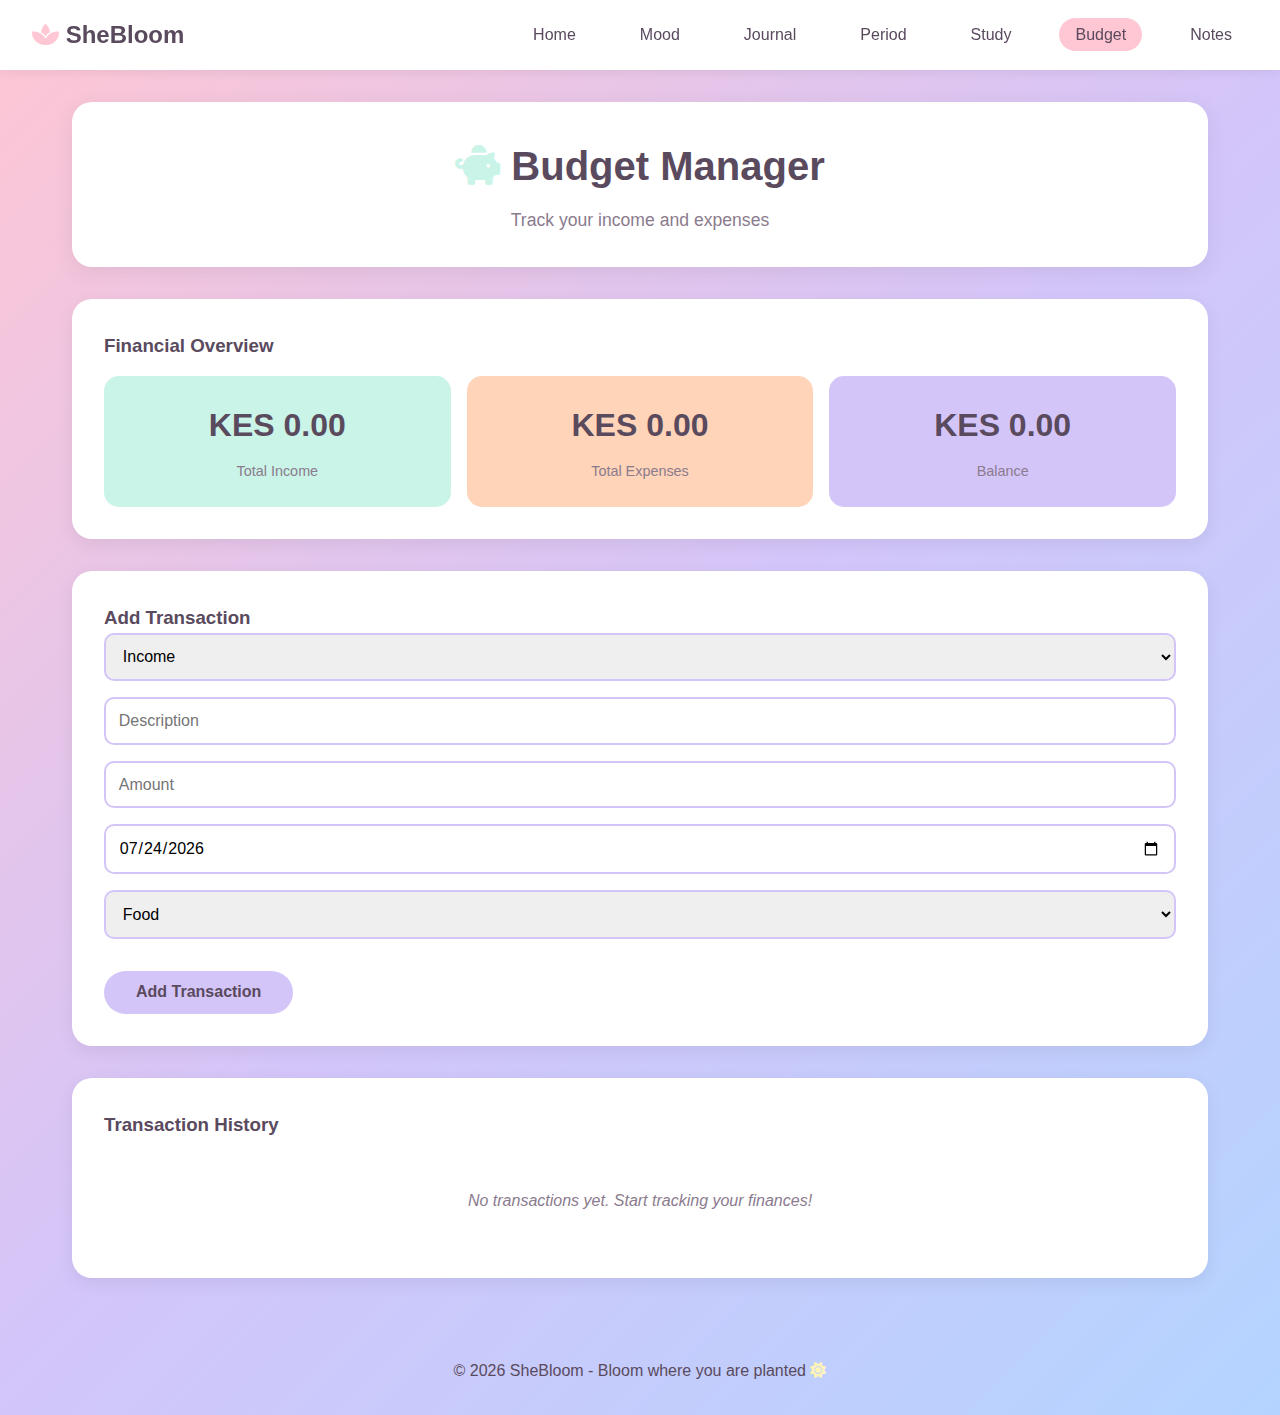
<file: budget.html>
<!DOCTYPE html>
<html lang="en">
<head>
    <meta charset="UTF-8">
    <meta name="viewport" content="width=device-width, initial-scale=1.0">
    <title>SheBloom - Budget Manager</title>
    <meta name="theme-color" content="#ffc6d3">
    <link rel="manifest" href="manifest.json">
    <link rel="stylesheet" href="https://cdnjs.cloudflare.com/ajax/libs/font-awesome/6.4.0/css/all.min.css">
    <link rel="stylesheet" href="css/style.css">
</head>
<body>
    <nav class="navbar">
        <div class="nav-brand"><i class="fas fa-spa" style="color: var(--pastel-pink);"></i> SheBloom</div>
        <ul class="nav-links">
            <li><a href="index.html">Home</a></li>
            <li><a href="mood.html">Mood</a></li>
            <li><a href="journal.html">Journal</a></li>
            <li><a href="period.html">Period</a></li>
            <li><a href="study.html">Study</a></li>
            <li><a href="budget.html" class="active">Budget</a></li>
            <li><a href="notes.html">Notes</a></li>
        </ul>
    </nav>

    <main class="container">
        <header class="page-header">
            <h1><i class="fas fa-piggy-bank" style="color: var(--pastel-mint);"></i> Budget Manager</h1>
            <p>Track your income and expenses</p>
        </header>

        <section class="budget-section">
            <div class="budget-summary">
                <h3>Financial Overview</h3>
                <div class="stats-grid">
                    <div class="stat-card stat-income">
                        <div class="stat-value" id="totalIncome">KES 0.00</div>
                        <div class="stat-label">Total Income</div>
                    </div>
                    <div class="stat-card stat-expense">
                        <div class="stat-value" id="totalExpense">KES 0.00</div>
                        <div class="stat-label">Total Expenses</div>
                    </div>
                    <div class="stat-card stat-balance">
                        <div class="stat-value" id="balance">KES 0.00</div>
                        <div class="stat-label">Balance</div>
                    </div>
                </div>
            </div>

            <div class="budget-form">
                <h3>Add Transaction</h3>
                <select id="transactionType" class="input-field">
                    <option value="income">Income</option>
                    <option value="expense">Expense</option>
                </select>
                <input type="text" id="transactionDesc" placeholder="Description" class="input-field">
                <input type="number" id="transactionAmount" placeholder="Amount" class="input-field" step="0.01" min="0">
                <input type="date" id="transactionDate" class="input-field">
                <select id="transactionCategory" class="input-field">
                    <option value="food">Food</option>
                    <option value="transport">Transport</option>
                    <option value="shopping">Shopping</option>
                    <option value="entertainment">Entertainment</option>
                    <option value="bills">Bills</option>
                    <option value="salary">Salary</option>
                    <option value="other">Other</option>
                </select>
                <button id="addTransaction" class="btn btn-primary">Add Transaction</button>
            </div>

            <div class="transaction-history">
                <h3>Transaction History</h3>
                <div id="transactionList" class="transaction-list">
                    <p class="empty-state">No transactions yet. Start tracking your finances!</p>
                </div>
            </div>
        </section>
    </main>

    <footer>
        <p>&copy; 2026 SheBloom - Bloom where you are planted <i class="fas fa-sun" style="color: var(--pastel-yellow);"></i></p>
    </footer>

    <script src="js/budget.js"></script>
</body>
</html>
</file>
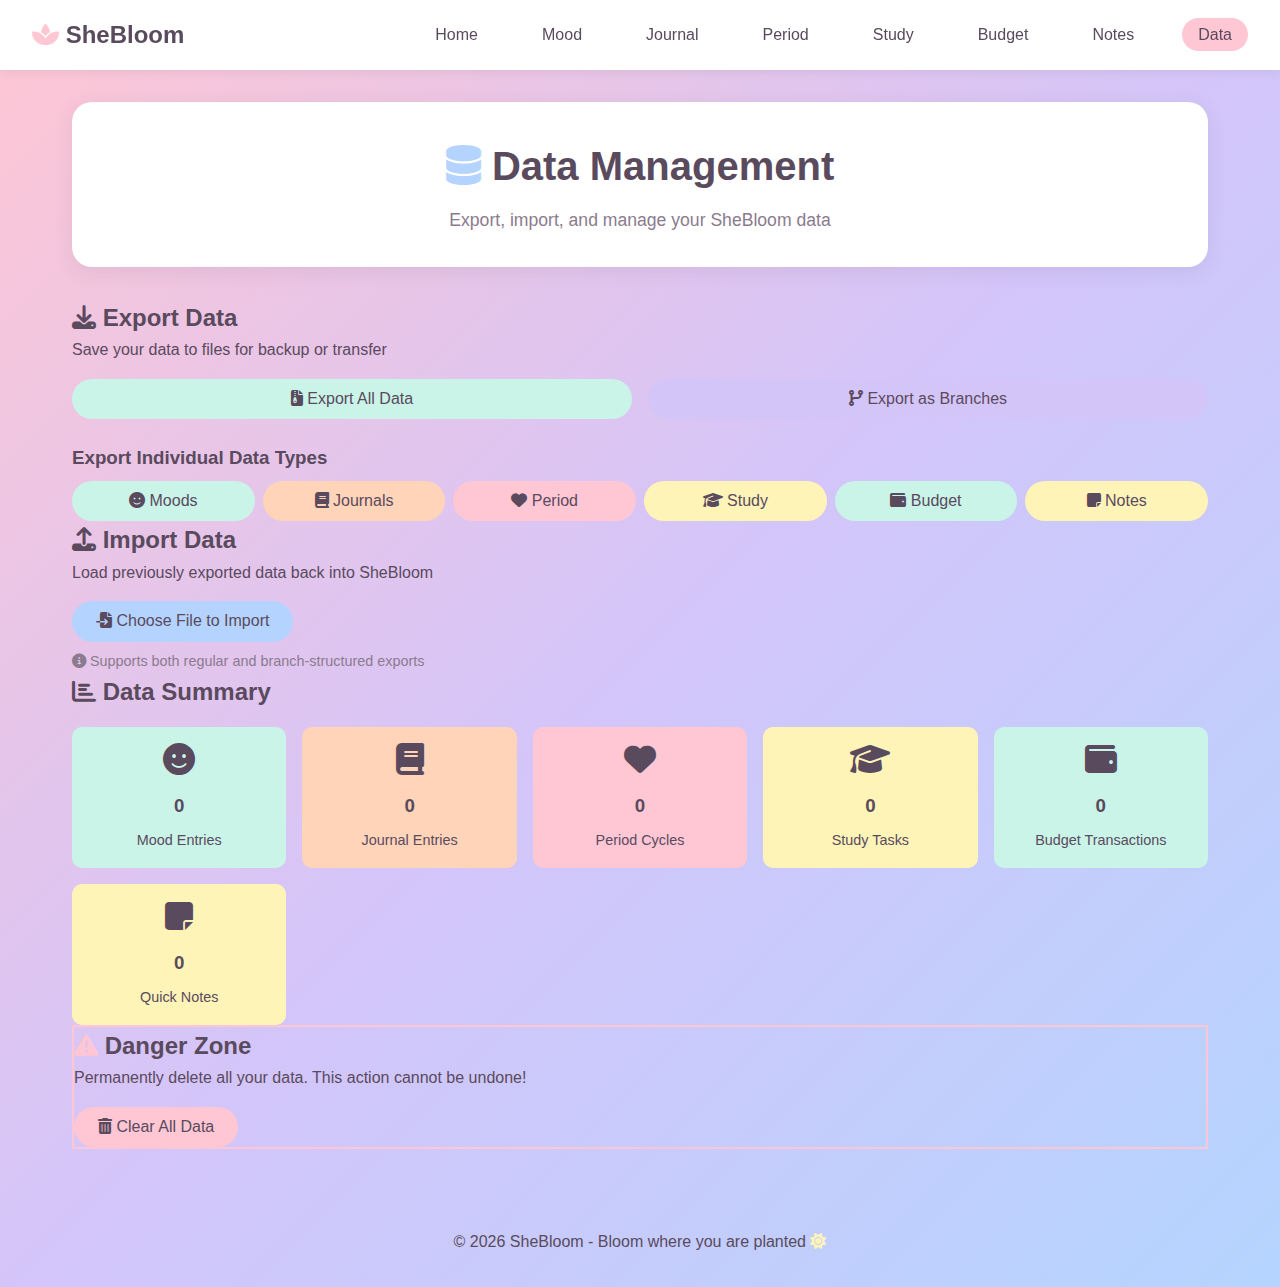
<file: data-management.html>
<!DOCTYPE html>
<html lang="en">
<head>
    <meta charset="UTF-8">
    <meta name="viewport" content="width=device-width, initial-scale=1.0">
    <title>SheBloom - Data Management</title>
    <meta name="theme-color" content="#ffc6d3">
    <link rel="manifest" href="manifest.json">
    <link rel="stylesheet" href="https://cdnjs.cloudflare.com/ajax/libs/font-awesome/6.4.0/css/all.min.css">
    <link rel="stylesheet" href="css/style.css">
</head>
<body>
    <nav class="navbar">
        <div class="nav-brand"><i class="fas fa-spa" style="color: var(--pastel-pink);"></i> SheBloom</div>
        <ul class="nav-links">
            <li><a href="index.html">Home</a></li>
            <li><a href="mood.html">Mood</a></li>
            <li><a href="journal.html">Journal</a></li>
            <li><a href="period.html">Period</a></li>
            <li><a href="study.html">Study</a></li>
            <li><a href="budget.html">Budget</a></li>
            <li><a href="notes.html">Notes</a></li>
            <li><a href="data-management.html" class="active">Data</a></li>
        </ul>
    </nav>

    <main class="container">
        <header class="page-header">
            <h1><i class="fas fa-database" style="color: var(--pastel-blue);"></i> Data Management</h1>
            <p>Export, import, and manage your SheBloom data</p>
        </header>

        <section class="card">
            <h2><i class="fas fa-download"></i> Export Data</h2>
            <p>Save your data to files for backup or transfer</p>
            
            <div style="display: grid; grid-template-columns: repeat(auto-fit, minmax(200px, 1fr)); gap: 1rem; margin-top: 1rem;">
                <button class="btn" onclick="exportAllData()" style="background: var(--pastel-mint);">
                    <i class="fas fa-file-archive"></i> Export All Data
                </button>
                <button class="btn" onclick="exportBranchesData()" style="background: var(--pastel-lavender);">
                    <i class="fas fa-code-branch"></i> Export as Branches
                </button>
            </div>

            <div style="margin-top: 1.5rem;">
                <h3>Export Individual Data Types</h3>
                <div style="display: grid; grid-template-columns: repeat(auto-fit, minmax(150px, 1fr)); gap: 0.5rem; margin-top: 0.5rem;">
                    <button class="btn btn-sm" onclick="exportType('moods')" style="background: var(--pastel-mint);">
                        <i class="fas fa-smile"></i> Moods
                    </button>
                    <button class="btn btn-sm" onclick="exportType('journals')" style="background: var(--pastel-peach);">
                        <i class="fas fa-book"></i> Journals
                    </button>
                    <button class="btn btn-sm" onclick="exportType('period')" style="background: var(--pastel-pink);">
                        <i class="fas fa-heart"></i> Period
                    </button>
                    <button class="btn btn-sm" onclick="exportType('study')" style="background: var(--pastel-yellow);">
                        <i class="fas fa-graduation-cap"></i> Study
                    </button>
                    <button class="btn btn-sm" onclick="exportType('budget')" style="background: var(--pastel-mint);">
                        <i class="fas fa-wallet"></i> Budget
                    </button>
                    <button class="btn btn-sm" onclick="exportType('notes')" style="background: var(--pastel-yellow);">
                        <i class="fas fa-sticky-note"></i> Notes
                    </button>
                </div>
            </div>
        </section>

        <section class="card">
            <h2><i class="fas fa-upload"></i> Import Data</h2>
            <p>Load previously exported data back into SheBloom</p>
            
            <div style="margin-top: 1rem;">
                <input type="file" id="importFile" accept=".json" style="display: none;" onchange="handleImport(this)">
                <button class="btn" onclick="document.getElementById('importFile').click()" style="background: var(--pastel-blue);">
                    <i class="fas fa-file-import"></i> Choose File to Import
                </button>
                <p style="font-size: 0.9rem; color: var(--text-light); margin-top: 0.5rem;">
                    <i class="fas fa-info-circle"></i> Supports both regular and branch-structured exports
                </p>
            </div>
        </section>

        <section class="card">
            <h2><i class="fas fa-chart-bar"></i> Data Summary</h2>
            <div id="dataSummary" style="margin-top: 1rem;">
                Loading...
            </div>
        </section>

        <section class="card" style="border: 2px solid var(--pastel-pink);">
            <h2><i class="fas fa-exclamation-triangle" style="color: var(--pastel-pink);"></i> Danger Zone</h2>
            <p>Permanently delete all your data. This action cannot be undone!</p>
            <button class="btn" onclick="clearAllData()" style="background: var(--pastel-pink); margin-top: 1rem;">
                <i class="fas fa-trash-alt"></i> Clear All Data
            </button>
        </section>
    </main>

    <footer>
        <p>&copy; 2026 SheBloom - Bloom where you are planted <i class="fas fa-sun" style="color: var(--pastel-yellow);"></i></p>
    </footer>

    <script src="js/data-manager.js"></script>
    <script>
        // Export all data
        function exportAllData() {
            const filename = dataManager.exportData('all');
            showNotification(`All data exported to ${filename}`);
        }

        // Export as branches structure
        function exportBranchesData() {
            dataManager.exportToBranches();
            showNotification('Data exported with branches and root structure!');
        }

        // Export specific data type
        function exportType(type) {
            const filename = dataManager.exportData(type);
            showNotification(`${type.charAt(0).toUpperCase() + type.slice(1)} data exported!`);
        }

        // Handle file import
        function handleImport(input) {
            const file = input.files[0];
            if (!file) return;

            showConfirmPopup('This will merge imported data with existing data. Continue?', () => {
                // Determine if it's a branch structure by trying both methods
                dataManager.importFromBranches(file, (success, message) => {
                    if (success) {
                        showNotification(message);
                        updateDataSummary();
                        // Reload the page to reflect imported data
                        setTimeout(() => {
                            location.reload();
                        }, 2000);
                    } else {
                        showNotification(message, false);
                    }
                });
            });

            // Reset file input
            input.value = '';
        }

        // Clear all data
        function clearAllData() {
            showConfirmPopup('⚠️ This will permanently delete ALL your SheBloom data! Are you absolutely sure?', () => {
                showConfirmPopup('Final confirmation: Delete everything?', () => {
                    dataManager.clearAllData();
                    showNotification('All data has been cleared!');
                    updateDataSummary();
                });
            });
        }

        // Update data summary
        function updateDataSummary() {
            const allData = dataManager.getAllData();
            const summaryDiv = document.getElementById('dataSummary');

            const items = [
                { label: 'Mood Entries', count: Array.isArray(allData.moods) ? allData.moods.length : 0, icon: 'fa-smile', color: 'var(--pastel-mint)' },
                { label: 'Journal Entries', count: Array.isArray(allData.journals) ? allData.journals.length : 0, icon: 'fa-book', color: 'var(--pastel-peach)' },
                { label: 'Period Cycles', count: allData.period?.cycles?.length || 0, icon: 'fa-heart', color: 'var(--pastel-pink)' },
                { label: 'Study Tasks', count: Array.isArray(allData.study) ? allData.study.length : 0, icon: 'fa-graduation-cap', color: 'var(--pastel-yellow)' },
                { label: 'Budget Transactions', count: Array.isArray(allData.budget) ? allData.budget.length : 0, icon: 'fa-wallet', color: 'var(--pastel-mint)' },
                { label: 'Quick Notes', count: Array.isArray(allData.notes) ? allData.notes.length : 0, icon: 'fa-sticky-note', color: 'var(--pastel-yellow)' }
            ];

            summaryDiv.innerHTML = `
                <div style="display: grid; grid-template-columns: repeat(auto-fit, minmax(200px, 1fr)); gap: 1rem;">
                    ${items.map(item => `
                        <div style="padding: 1rem; background: ${item.color}; border-radius: 10px; text-align: center;">
                            <i class="fas ${item.icon}" style="font-size: 2rem; margin-bottom: 0.5rem;"></i>
                            <h3 style="margin: 0.5rem 0;">${item.count}</h3>
                            <p style="margin: 0; font-size: 0.9rem;">${item.label}</p>
                        </div>
                    `).join('')}
                </div>
            `;
        }

        // Show notification
        function showNotification(message, success = true) {
            const notification = document.createElement('div');
            notification.innerHTML = `<i class="fas fa-${success ? 'check-circle' : 'exclamation-circle'}"></i> ${message}`;
            notification.style.cssText = `
                position: fixed;
                top: 80px;
                right: 20px;
                background: ${success ? 'var(--pastel-mint)' : 'var(--pastel-pink)'};
                padding: 1rem 2rem;
                border-radius: 10px;
                box-shadow: 0 5px 15px var(--shadow);
                z-index: 1000;
                max-width: 300px;
            `;
            document.body.appendChild(notification);

            setTimeout(() => {
                notification.remove();
            }, 3000);
        }

        // Show confirmation popup
        function showConfirmPopup(message, onConfirm) {
            const overlay = document.createElement('div');
            overlay.style.cssText = `
                position: fixed;
                top: 0;
                left: 0;
                width: 100%;
                height: 100%;
                background: rgba(0, 0, 0, 0.5);
                display: flex;
                align-items: center;
                justify-content: center;
                z-index: 2000;
            `;

            const popup = document.createElement('div');
            popup.style.cssText = `
                background: white;
                padding: 2rem;
                border-radius: 20px;
                box-shadow: 0 10px 40px rgba(0, 0, 0, 0.3);
                max-width: 400px;
                text-align: center;
            `;

            popup.innerHTML = `
                <p style="font-size: 1.1rem; margin-bottom: 1.5rem; color: var(--text-dark);">${message}</p>
                <div style="display: flex; gap: 1rem; justify-content: center;">
                    <button id="confirmYes" class="btn" style="background: var(--pastel-pink);">Yes, Continue</button>
                    <button id="confirmNo" class="btn" style="background: var(--pastel-blue);">Cancel</button>
                </div>
            `;

            overlay.appendChild(popup);
            document.body.appendChild(overlay);

            document.getElementById('confirmYes').addEventListener('click', () => {
                overlay.remove();
                onConfirm();
            });

            document.getElementById('confirmNo').addEventListener('click', () => {
                overlay.remove();
            });

            overlay.addEventListener('click', (e) => {
                if (e.target === overlay) {
                    overlay.remove();
                }
            });
        }

        // Initialize on load
        document.addEventListener('DOMContentLoaded', () => {
            updateDataSummary();
        });
    </script>
</body>
</html>
</file>
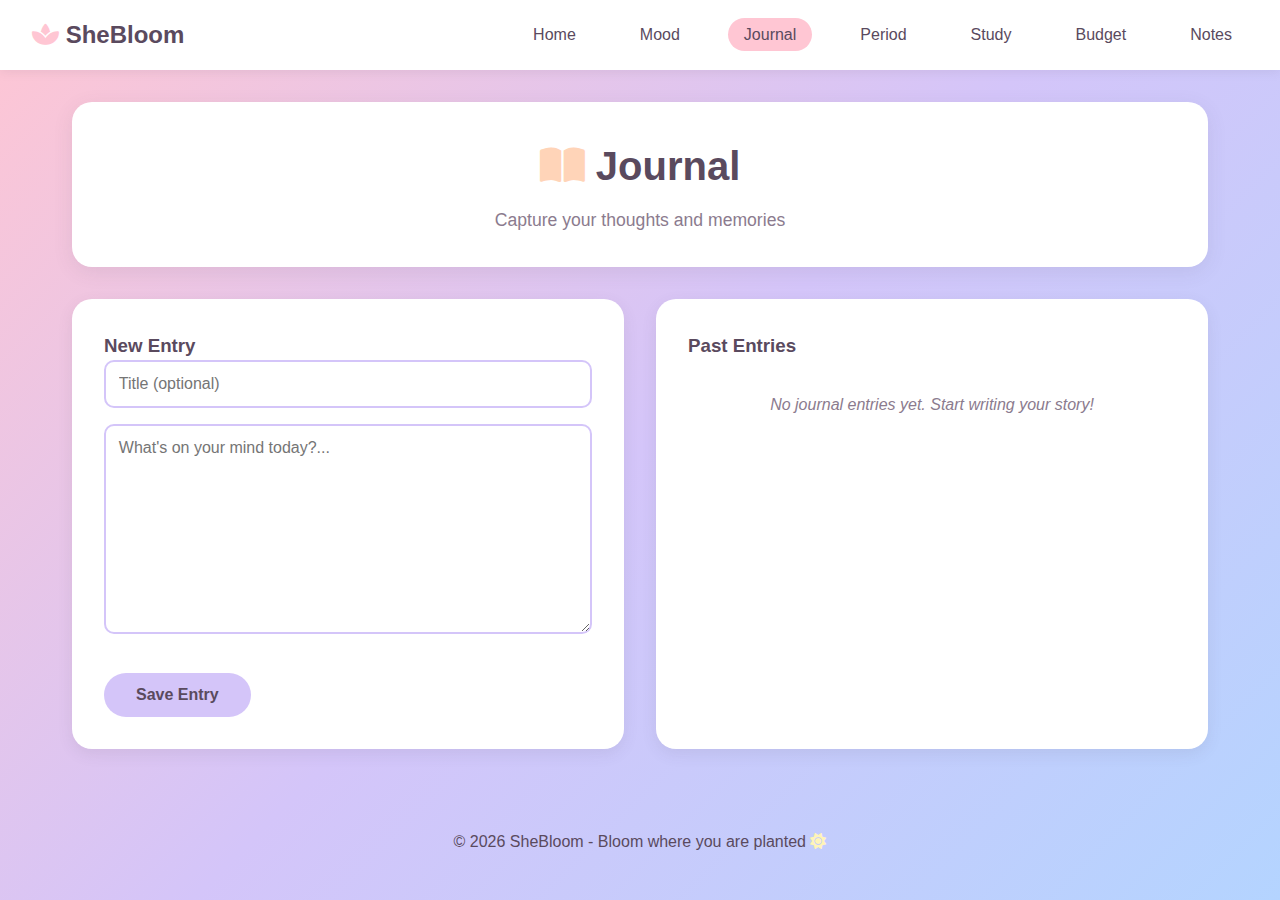
<file: journal.html>
<!DOCTYPE html>
<html lang="en">
<head>
    <meta charset="UTF-8">
    <meta name="viewport" content="width=device-width, initial-scale=1.0">
    <title>SheBloom - Journal</title>
    <meta name="theme-color" content="#ffc6d3">
    <link rel="manifest" href="manifest.json">
    <link rel="stylesheet" href="https://cdnjs.cloudflare.com/ajax/libs/font-awesome/6.4.0/css/all.min.css">
    <link rel="stylesheet" href="css/style.css">
</head>
<body>
    <nav class="navbar">
        <div class="nav-brand"><i class="fas fa-spa" style="color: var(--pastel-pink);"></i> SheBloom</div>
        <ul class="nav-links">
            <li><a href="index.html">Home</a></li>
            <li><a href="mood.html">Mood</a></li>
            <li><a href="journal.html" class="active">Journal</a></li>
            <li><a href="period.html">Period</a></li>
            <li><a href="study.html">Study</a></li>
            <li><a href="budget.html">Budget</a></li>
            <li><a href="notes.html">Notes</a></li>
        </ul>
    </nav>

    <main class="container">
        <header class="page-header">
            <h1><i class="fas fa-book-open" style="color: var(--pastel-peach);"></i> Journal</h1>
            <p>Capture your thoughts and memories</p>
        </header>

        <section class="journal-section">
            <div class="journal-editor">
                <h3>New Entry</h3>
                <input type="text" id="journalTitle" placeholder="Title (optional)" class="input-field">
                <textarea id="journalContent" placeholder="What's on your mind today?..." rows="10"></textarea>
                <button id="saveJournal" class="btn btn-primary">Save Entry</button>
            </div>

            <div class="journal-entries">
                <h3>Past Entries</h3>
                <div id="journalList" class="journal-list">
                    <p class="empty-state">No journal entries yet. Start writing your story!</p>
                </div>
            </div>
        </section>
    </main>

    <footer>
        <p>&copy; 2026 SheBloom - Bloom where you are planted <i class="fas fa-sun" style="color: var(--pastel-yellow);"></i></p>
    </footer>

    <script src="js/journal.js"></script>
</body>
</html>
</file>
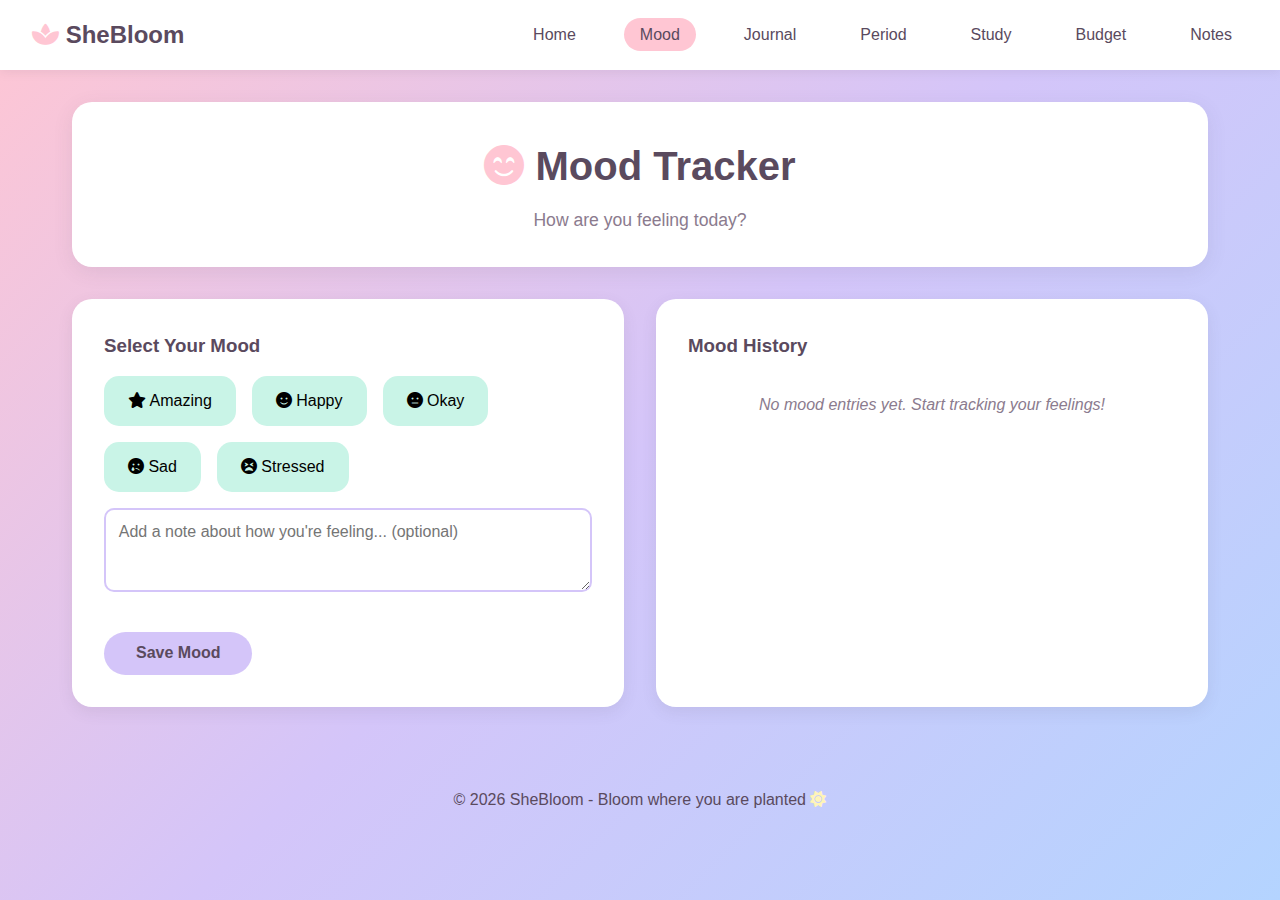
<file: mood.html>
<!DOCTYPE html>
<html lang="en">
<head>
    <meta charset="UTF-8">
    <meta name="viewport" content="width=device-width, initial-scale=1.0">
    <title>SheBloom - Mood Tracker</title>
    <meta name="theme-color" content="#ffc6d3">
    <link rel="manifest" href="manifest.json">
    <link rel="stylesheet" href="https://cdnjs.cloudflare.com/ajax/libs/font-awesome/6.4.0/css/all.min.css">
    <link rel="stylesheet" href="css/style.css">
</head>
<body>
    <nav class="navbar">
        <div class="nav-brand"><i class="fas fa-spa" style="color: var(--pastel-pink);"></i> SheBloom</div>
        <ul class="nav-links">
            <li><a href="index.html">Home</a></li>
            <li><a href="mood.html" class="active">Mood</a></li>
            <li><a href="journal.html">Journal</a></li>
            <li><a href="period.html">Period</a></li>
            <li><a href="study.html">Study</a></li>
            <li><a href="budget.html">Budget</a></li>
            <li><a href="notes.html">Notes</a></li>
        </ul>
    </nav>

    <main class="container">
        <header class="page-header">
            <h1><i class="fas fa-smile-beam" style="color: var(--pastel-pink);"></i> Mood Tracker</h1>
            <p>How are you feeling today?</p>
        </header>

        <section class="mood-section">
            <div class="mood-selector">
                <h3>Select Your Mood</h3>
                <div class="mood-options">
                    <button class="mood-btn" data-mood="amazing"><i class="fas fa-star"></i> Amazing</button>
                    <button class="mood-btn" data-mood="happy"><i class="fas fa-smile"></i> Happy</button>
                    <button class="mood-btn" data-mood="okay"><i class="fas fa-meh"></i> Okay</button>
                    <button class="mood-btn" data-mood="sad"><i class="fas fa-sad-tear"></i> Sad</button>
                    <button class="mood-btn" data-mood="stressed"><i class="fas fa-tired"></i> Stressed</button>
                </div>
                <textarea id="moodNote" placeholder="Add a note about how you're feeling... (optional)" rows="3"></textarea>
                <button id="saveMood" class="btn btn-primary">Save Mood</button>
            </div>

            <div class="mood-history">
                <h3>Mood History</h3>
                <div id="moodList" class="mood-list">
                    <p class="empty-state">No mood entries yet. Start tracking your feelings!</p>
                </div>
            </div>
        </section>
    </main>

    <footer>
        <p>&copy; 2026 SheBloom - Bloom where you are planted <i class="fas fa-sun" style="color: var(--pastel-yellow);"></i></p>
    </footer>

    <script src="js/popup.js"></script>
    <script src="js/mood.js"></script>
</body>
</html>
</file>
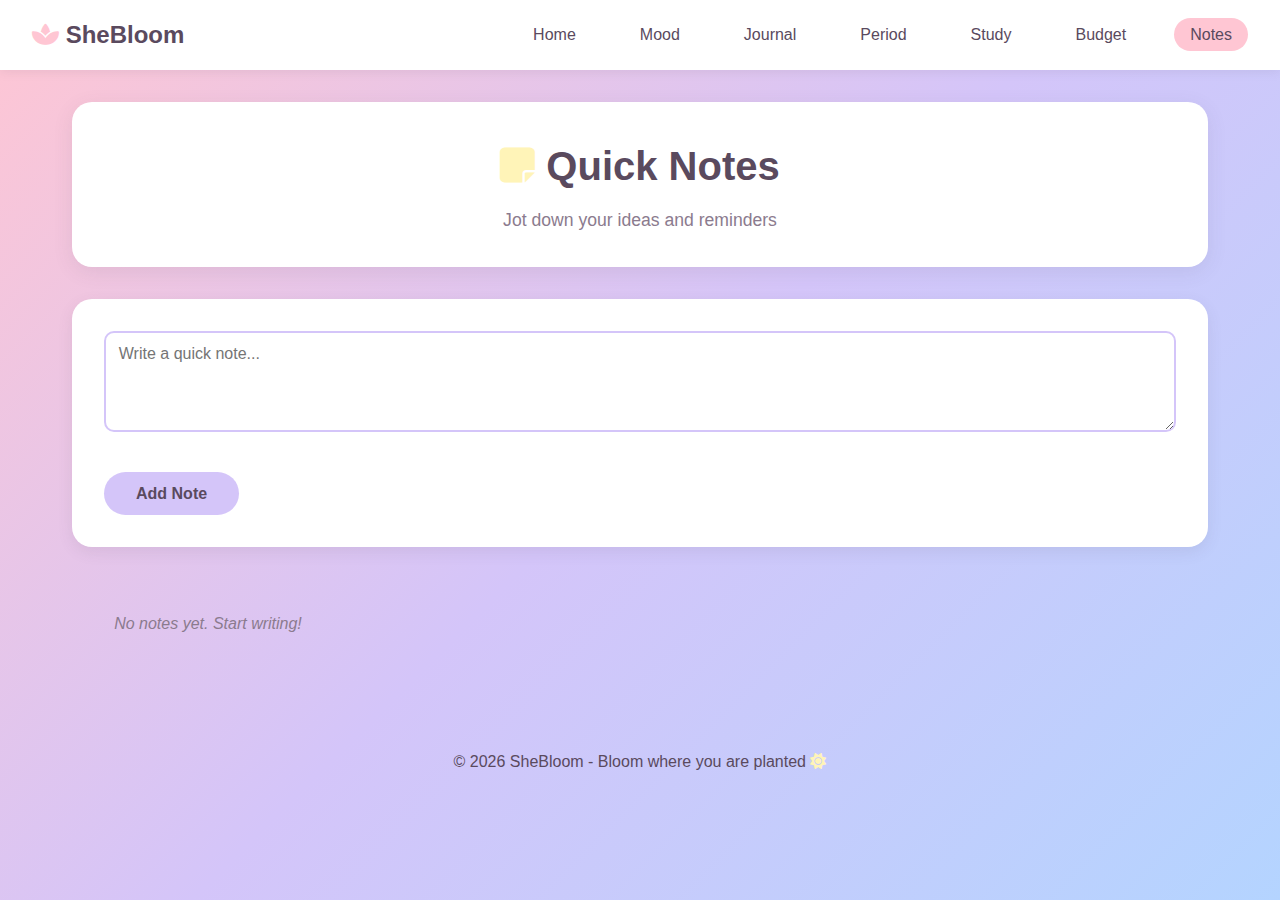
<file: notes.html>
<!DOCTYPE html>
<html lang="en">
<head>
    <meta charset="UTF-8">
    <meta name="viewport" content="width=device-width, initial-scale=1.0">
    <title>SheBloom - Quick Notes</title>
    <meta name="theme-color" content="#ffc6d3">
    <link rel="manifest" href="manifest.json">
    <link rel="stylesheet" href="https://cdnjs.cloudflare.com/ajax/libs/font-awesome/6.4.0/css/all.min.css">
    <link rel="stylesheet" href="css/style.css">
</head>
<body>
    <nav class="navbar">
        <div class="nav-brand"><i class="fas fa-spa" style="color: var(--pastel-pink);"></i> SheBloom</div>
        <ul class="nav-links">
            <li><a href="index.html">Home</a></li>
            <li><a href="mood.html">Mood</a></li>
            <li><a href="journal.html">Journal</a></li>
            <li><a href="period.html">Period</a></li>
            <li><a href="study.html">Study</a></li>
            <li><a href="budget.html">Budget</a></li>
            <li><a href="notes.html" class="active">Notes</a></li>
        </ul>
    </nav>

    <main class="container">
        <header class="page-header">
            <h1><i class="fas fa-sticky-note" style="color: var(--pastel-yellow);"></i> Quick Notes</h1>
            <p>Jot down your ideas and reminders</p>
        </header>

        <section class="notes-section">
            <div class="note-input">
                <textarea id="noteContent" placeholder="Write a quick note..." rows="4"></textarea>
                <button id="addNote" class="btn btn-primary">Add Note</button>
            </div>

            <div class="notes-grid" id="notesGrid">
                <p class="empty-state">No notes yet. Start writing!</p>
            </div>
        </section>
    </main>

    <footer>
        <p>&copy; 2026 SheBloom - Bloom where you are planted <i class="fas fa-sun" style="color: var(--pastel-yellow);"></i></p>
    </footer>

    <script>
        // Simple notes functionality
        let notes = JSON.parse(localStorage.getItem('shebloom_notes')) || [];

        function displayNotes() {
            const notesGrid = document.getElementById('notesGrid');
            
            if (notes.length === 0) {
                notesGrid.innerHTML = '<p class="empty-state">No notes yet. Start writing!</p>';
                return;
            }

            notesGrid.innerHTML = notes.map((note, index) => `
                <div class="note-card">
                    <p class="note-text">${note.content}</p>
                    <div class="note-footer">
                        <span class="note-date">${note.date}</span>
                        <button class="delete-btn" onclick="deleteNote(${index})"><i class="fas fa-trash"></i></button>
                    </div>
                </div>
            `).join('');
        }

        function addNote() {
            const content = document.getElementById('noteContent').value.trim();
            
            if (!content) {
                alert('Please write something first!');
                return;
            }

            const note = {
                content: content,
                date: new Date().toLocaleDateString(),
                id: Date.now()
            };

            notes.unshift(note);
            localStorage.setItem('shebloom_notes', JSON.stringify(notes));
            document.getElementById('noteContent').value = '';
            displayNotes();
        }

        function deleteNote(index) {
            showConfirmPopup('Delete this note?', () => {
                notes.splice(index, 1);
                localStorage.setItem('shebloom_notes', JSON.stringify(notes));
                displayNotes();
            });
        }

        function showConfirmPopup(message, onConfirm) {
            const overlay = document.createElement('div');
            overlay.style.cssText = `
                position: fixed;
                top: 0;
                left: 0;
                width: 100%;
                height: 100%;
                background: rgba(0, 0, 0, 0.5);
                display: flex;
                align-items: center;
                justify-content: center;
                z-index: 2000;
            `;

            const popup = document.createElement('div');
            popup.style.cssText = `
                background: white;
                padding: 2rem;
                border-radius: 20px;
                box-shadow: 0 10px 40px rgba(0, 0, 0, 0.3);
                max-width: 400px;
                text-align: center;
            `;

            popup.innerHTML = `
                <p style="font-size: 1.1rem; margin-bottom: 1.5rem; color: var(--text-dark);">${message}</p>
                <div style="display: flex; gap: 1rem; justify-content: center;">
                    <button id="confirmYes" class="btn" style="background: var(--pastel-pink);">Yes, Delete</button>
                    <button id="confirmNo" class="btn" style="background: var(--pastel-blue);">Cancel</button>
                </div>
            `;

            overlay.appendChild(popup);
            document.body.appendChild(overlay);

            document.getElementById('confirmYes').addEventListener('click', () => {
                overlay.remove();
                onConfirm();
            });

            document.getElementById('confirmNo').addEventListener('click', () => {
                overlay.remove();
            });

            overlay.addEventListener('click', (e) => {
                if (e.target === overlay) {
                    overlay.remove();
                }
            });
        }

        document.getElementById('addNote').addEventListener('click', addNote);
        displayNotes();
    </script>
</body>
</html>
</file>
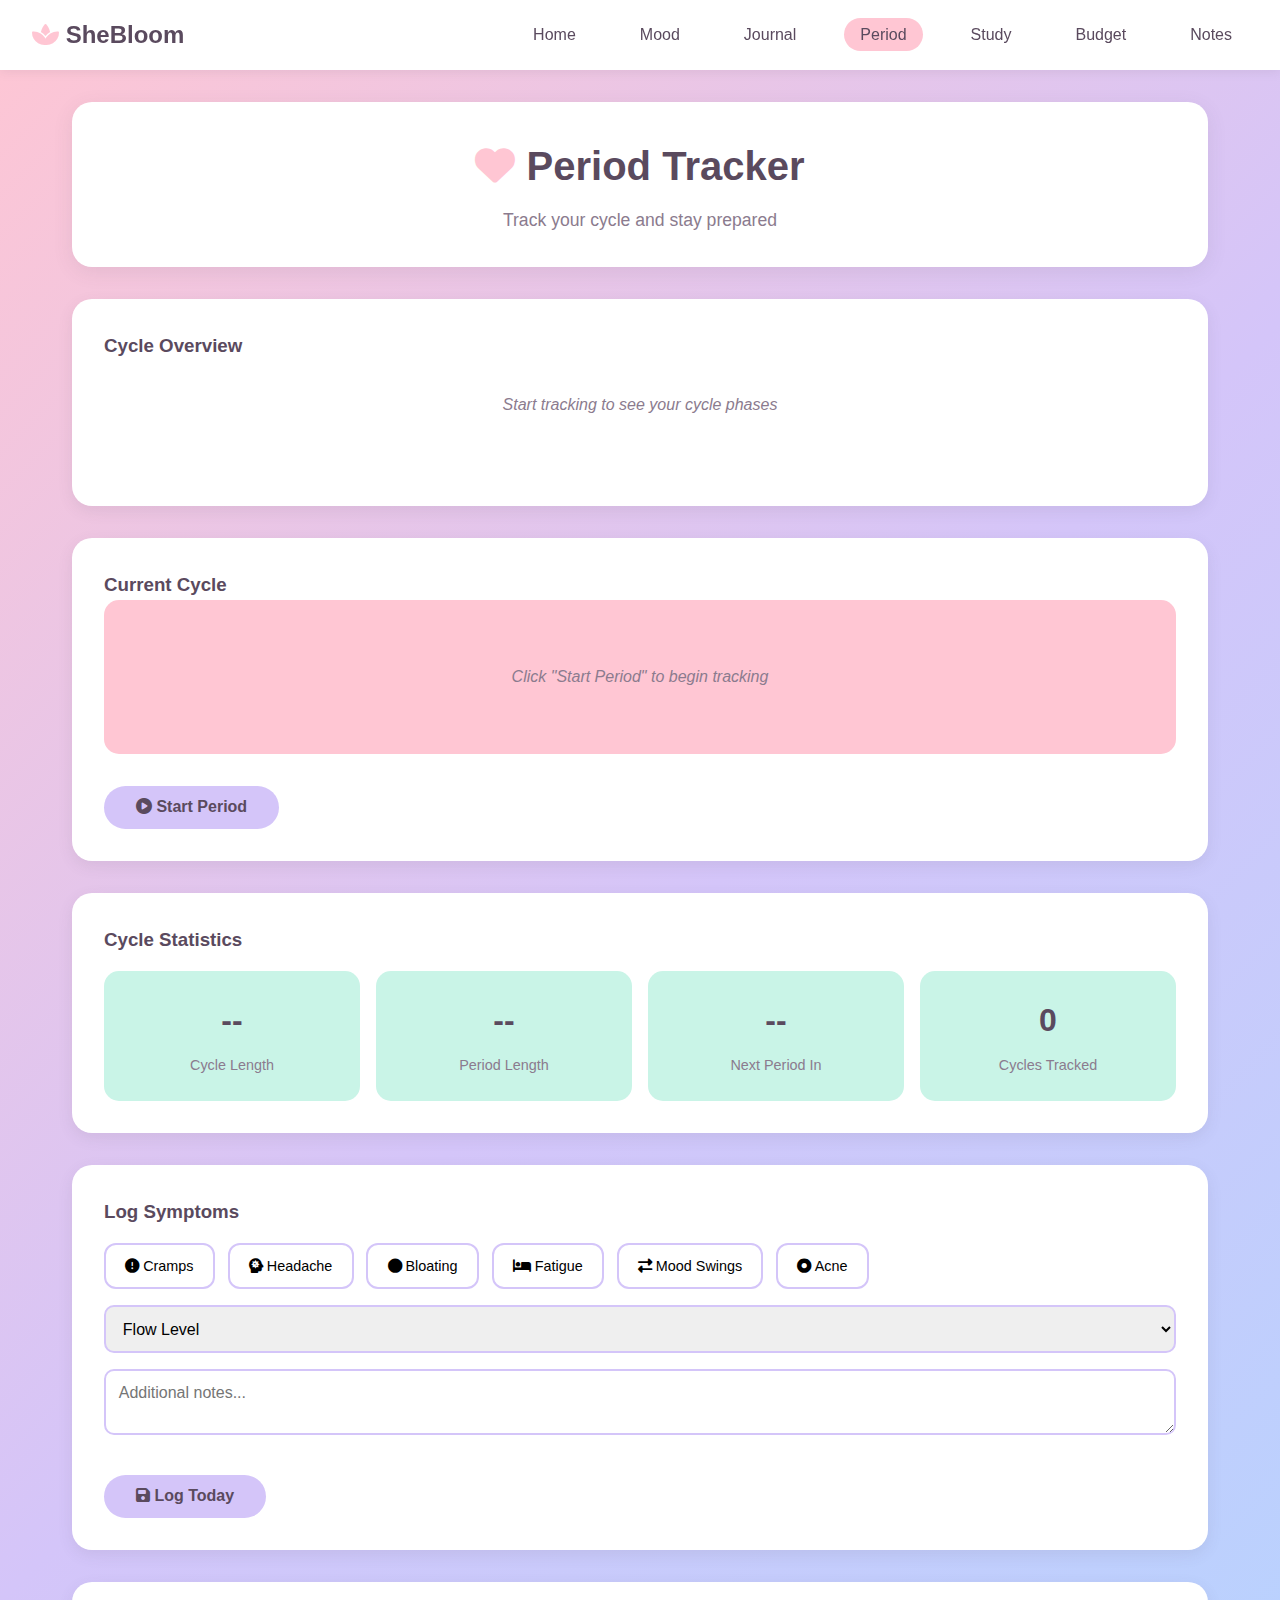
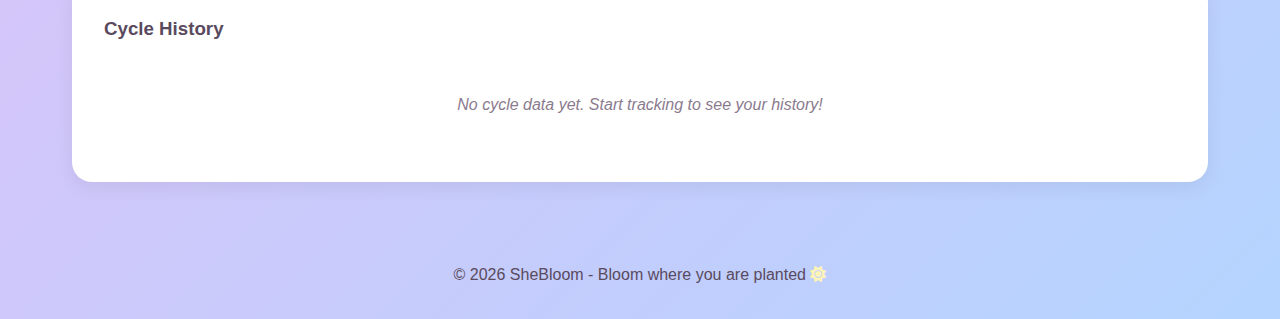
<file: period.html>
<!DOCTYPE html>
<html lang="en">
<head>
    <meta charset="UTF-8">
    <meta name="viewport" content="width=device-width, initial-scale=1.0">
    <title>SheBloom - Period Tracker</title>
    <meta name="theme-color" content="#ffc6d3">
    <link rel="manifest" href="manifest.json">
    <link rel="stylesheet" href="https://cdnjs.cloudflare.com/ajax/libs/font-awesome/6.4.0/css/all.min.css">
    <link rel="stylesheet" href="css/style.css">
</head>
<body>
    <nav class="navbar">
        <div class="nav-brand"><i class="fas fa-spa" style="color: var(--pastel-pink);"></i> SheBloom</div>
        <ul class="nav-links">
            <li><a href="index.html">Home</a></li>
            <li><a href="mood.html">Mood</a></li>
            <li><a href="journal.html">Journal</a></li>
            <li><a href="period.html" class="active">Period</a></li>
            <li><a href="study.html">Study</a></li>
            <li><a href="budget.html">Budget</a></li>
            <li><a href="notes.html">Notes</a></li>
        </ul>
    </nav>

    <main class="container">
        <header class="page-header">
            <h1><i class="fas fa-heart" style="color: var(--pastel-pink);"></i> Period Tracker</h1>
            <p>Track your cycle and stay prepared</p>
        </header>

        <section class="period-section">
            <div class="cycle-phases">
                <h3>Cycle Overview</h3>
                <div id="cyclePhases" class="phase-display">
                    <p class="empty-state">Start tracking to see your cycle phases</p>
                </div>
                <div id="currentPhase" class="current-phase-info"></div>
            </div>

            <div class="period-overview">
                <h3>Current Cycle</h3>
                <div id="cycleInfo" class="cycle-info">
                    <p class="empty-state">Click "Start Period" to begin tracking</p>
                </div>
                <button id="startPeriod" class="btn btn-primary"><i class="fas fa-play-circle"></i> Start Period</button>
                <button id="endPeriod" class="btn" style="display: none; margin-left: 0.5rem;"><i class="fas fa-stop-circle"></i> End Period</button>
            </div>

            <div class="period-stats">
                <h3>Cycle Statistics</h3>
                <div class="stats-grid">
                    <div class="stat-card">
                        <div class="stat-value" id="avgCycleLength">--</div>
                        <div class="stat-label">Cycle Length</div>
                    </div>
                    <div class="stat-card">
                        <div class="stat-value" id="avgPeriodLength">--</div>
                        <div class="stat-label">Period Length</div>
                    </div>
                    <div class="stat-card">
                        <div class="stat-value" id="nextPeriodDate">--</div>
                        <div class="stat-label">Next Period In</div>
                    </div>
                    <div class="stat-card">
                        <div class="stat-value" id="totalCycles">0</div>
                        <div class="stat-label">Cycles Tracked</div>
                    </div>
                </div>
            </div>

            <div class="symptoms-tracker">
                <h3>Log Symptoms</h3>
                <div class="symptoms-options">
                    <button class="symptom-btn" data-symptom="cramps"><i class="fas fa-exclamation-circle"></i> Cramps</button>
                    <button class="symptom-btn" data-symptom="headache"><i class="fas fa-head-side-virus"></i> Headache</button>
                    <button class="symptom-btn" data-symptom="bloating"><i class="fas fa-circle"></i> Bloating</button>
                    <button class="symptom-btn" data-symptom="fatigue"><i class="fas fa-bed"></i> Fatigue</button>
                    <button class="symptom-btn" data-symptom="mood-swings"><i class="fas fa-exchange-alt"></i> Mood Swings</button>
                    <button class="symptom-btn" data-symptom="acne"><i class="fas fa-dot-circle"></i> Acne</button>
                </div>
                <select id="flowLevel" class="input-field">
                    <option value="">Flow Level</option>
                    <option value="spotting">Spotting</option>
                    <option value="light">Light</option>
                    <option value="medium">Medium</option>
                    <option value="heavy">Heavy</option>
                </select>
                <textarea id="symptomNote" placeholder="Additional notes..." rows="2"></textarea>
                <button id="logSymptoms" class="btn btn-primary"><i class="fas fa-save"></i> Log Today</button>
            </div>

            <div class="period-history">
                <h3>Cycle History</h3>
                <div id="periodList" class="period-list">
                    <p class="empty-state">No cycle data yet. Start tracking to see your history!</p>
                </div>
            </div>
        </section>
    </main>

    <footer>
        <p>&copy; 2026 SheBloom - Bloom where you are planted <i class="fas fa-sun" style="color: var(--pastel-yellow);"></i></p>
    </footer>

    <script src="js/popup.js"></script>
    <script src="js/period.js"></script>
</body>
</html>
</file>
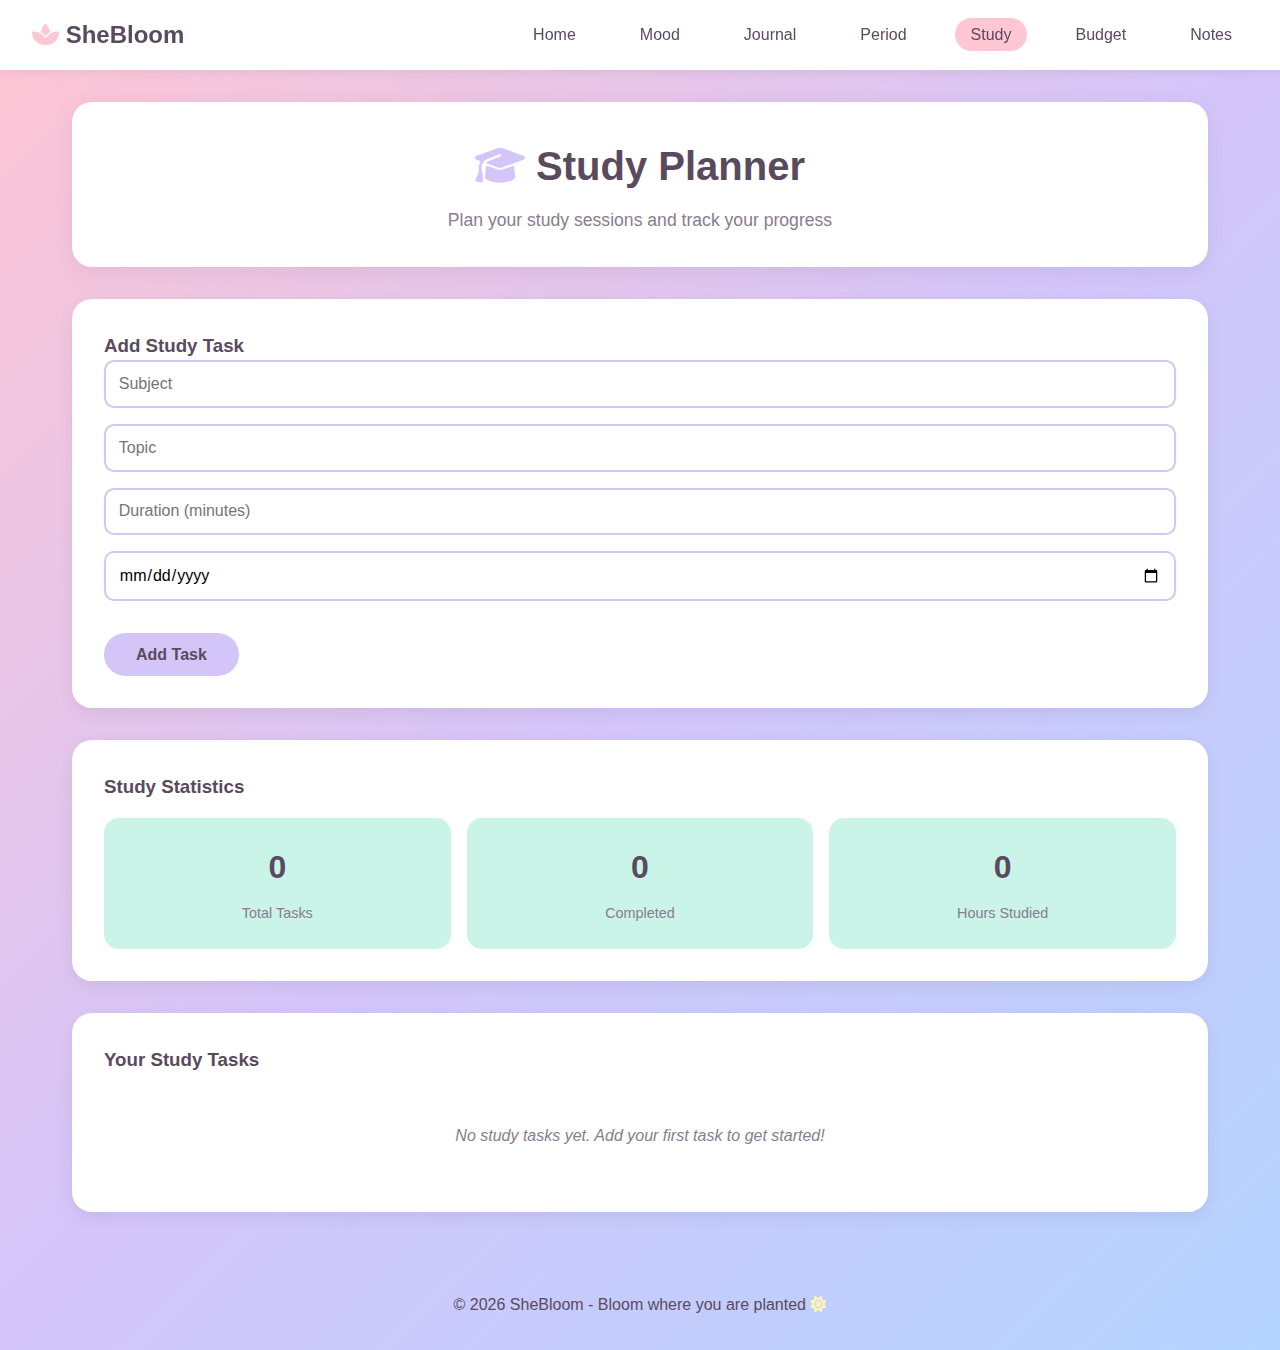
<file: study.html>
<!DOCTYPE html>
<html lang="en">
<head>
    <meta charset="UTF-8">
    <meta name="viewport" content="width=device-width, initial-scale=1.0">
    <title>SheBloom - Study Planner</title>
    <meta name="theme-color" content="#ffc6d3">
    <link rel="manifest" href="manifest.json">
    <link rel="stylesheet" href="https://cdnjs.cloudflare.com/ajax/libs/font-awesome/6.4.0/css/all.min.css">
    <link rel="stylesheet" href="css/style.css">
</head>
<body>
    <nav class="navbar">
        <div class="nav-brand"><i class="fas fa-spa" style="color: var(--pastel-pink);"></i> SheBloom</div>
        <ul class="nav-links">
            <li><a href="index.html">Home</a></li>
            <li><a href="mood.html">Mood</a></li>
            <li><a href="journal.html">Journal</a></li>
            <li><a href="period.html">Period</a></li>
            <li><a href="study.html" class="active">Study</a></li>
            <li><a href="budget.html">Budget</a></li>
            <li><a href="notes.html">Notes</a></li>
        </ul>
    </nav>

    <main class="container">
        <header class="page-header">
            <h1><i class="fas fa-graduation-cap" style="color: var(--pastel-lavender);"></i> Study Planner</h1>
            <p>Plan your study sessions and track your progress</p>
        </header>

        <section class="study-section">
            <div class="study-form">
                <h3>Add Study Task</h3>
                <input type="text" id="studySubject" placeholder="Subject" class="input-field">
                <input type="text" id="studyTopic" placeholder="Topic" class="input-field">
                <input type="number" id="studyDuration" placeholder="Duration (minutes)" class="input-field" min="1">
                <input type="date" id="studyDate" class="input-field">
                <button id="addStudyTask" class="btn btn-primary">Add Task</button>
            </div>

            <div class="study-stats">
                <h3>Study Statistics</h3>
                <div class="stats-grid">
                    <div class="stat-card">
                        <div class="stat-value" id="totalTasks">0</div>
                        <div class="stat-label">Total Tasks</div>
                    </div>
                    <div class="stat-card">
                        <div class="stat-value" id="completedTasks">0</div>
                        <div class="stat-label">Completed</div>
                    </div>
                    <div class="stat-card">
                        <div class="stat-value" id="totalHours">0</div>
                        <div class="stat-label">Hours Studied</div>
                    </div>
                </div>
            </div>

            <div class="study-tasks">
                <h3>Your Study Tasks</h3>
                <div id="studyList" class="study-list">
                    <p class="empty-state">No study tasks yet. Add your first task to get started!</p>
                </div>
            </div>
        </section>
    </main>

    <footer>
        <p>&copy; 2026 SheBloom - Bloom where you are planted <i class="fas fa-sun" style="color: var(--pastel-yellow);"></i></p>
    </footer>

    <script src="js/study.js"></script>
</body>
</html>
</file>
<file: css/style.css>
/* SheBloom - Pastel Theme Styles */

:root {
    --pastel-pink: #ffc6d3;
    --pastel-lavender: #d4c5f9;
    --pastel-blue: #b4d4ff;
    --pastel-mint: #c9f4e7;
    --pastel-peach: #ffd4b8;
    --pastel-yellow: #fff4b8;
    --white: #ffffff;
    --text-dark: #5a4a5e;
    --text-light: #8b7b8e;
    --shadow: rgba(90, 74, 94, 0.1);
}

* {
    margin: 0;
    padding: 0;
    box-sizing: border-box;
}

body {
    font-family: 'Segoe UI', Tahoma, Geneva, Verdana, sans-serif;
    background: linear-gradient(135deg, var(--pastel-pink) 0%, var(--pastel-lavender) 50%, var(--pastel-blue) 100%);
    min-height: 100vh;
    color: var(--text-dark);
    line-height: 1.6;
}

/* Navigation */
.navbar {
    background: var(--white);
    padding: 1rem 2rem;
    box-shadow: 0 2px 10px var(--shadow);
    display: flex;
    justify-content: space-between;
    align-items: center;
    position: sticky;
    top: 0;
    z-index: 100;
}

.nav-brand {
    font-size: 1.5rem;
    font-weight: bold;
    color: var(--text-dark);
}

.nav-links {
    display: flex;
    list-style: none;
    gap: 2rem;
}

.nav-links a {
    text-decoration: none;
    color: var(--text-dark);
    padding: 0.5rem 1rem;
    border-radius: 20px;
    transition: all 0.3s ease;
}

.nav-links a:hover,
.nav-links a.active {
    background: var(--pastel-pink);
    color: var(--text-dark);
}

/* Container */
.container {
    max-width: 1200px;
    margin: 2rem auto;
    padding: 0 2rem;
}

/* Hero Section */
.hero {
    text-align: center;
    padding: 3rem 0;
    background: var(--white);
    border-radius: 20px;
    box-shadow: 0 5px 20px var(--shadow);
    margin-bottom: 2rem;
}

.hero h1 {
    font-size: 3rem;
    color: var(--text-dark);
    margin-bottom: 0.5rem;
}

.subtitle {
    font-size: 1.2rem;
    color: var(--text-light);
}

/* Features Grid */
.features-grid {
    display: grid;
    grid-template-columns: repeat(auto-fit, minmax(280px, 1fr));
    gap: 1.5rem;
    margin-top: 2rem;
}

.feature-card {
    background: var(--white);
    padding: 2rem;
    border-radius: 20px;
    text-align: center;
    box-shadow: 0 5px 15px var(--shadow);
    transition: transform 0.3s ease, box-shadow 0.3s ease;
}

.feature-card:hover {
    transform: translateY(-5px);
    box-shadow: 0 8px 25px var(--shadow);
}

.feature-icon {
    font-size: 3.5rem;
    margin-bottom: 1rem;
}

.feature-icon i {
    font-size: 3.5rem;
}

.feature-card h3 {
    margin-bottom: 0.5rem;
    color: var(--text-dark);
}

.feature-card p {
    color: var(--text-light);
    margin-bottom: 1rem;
}

/* Buttons */
.btn {
    display: inline-block;
    padding: 0.7rem 1.5rem;
    background: var(--pastel-pink);
    color: var(--text-dark);
    text-decoration: none;
    border-radius: 25px;
    transition: all 0.3s ease;
    border: none;
    cursor: pointer;
    font-size: 1rem;
    font-weight: 500;
}

.btn:hover {
    background: var(--pastel-lavender);
    transform: scale(1.05);
}

.btn-primary {
    background: var(--pastel-lavender);
    padding: 0.8rem 2rem;
    font-weight: 600;
    margin-top: 1rem;
}

/* Page Header */
.page-header {
    text-align: center;
    background: var(--white);
    padding: 2rem;
    border-radius: 20px;
    box-shadow: 0 5px 20px var(--shadow);
    margin-bottom: 2rem;
}

.page-header h1 {
    font-size: 2.5rem;
    margin-bottom: 0.5rem;
}

.page-header p {
    color: var(--text-light);
    font-size: 1.1rem;
}

/* Input Fields */
.input-field {
    width: 100%;
    padding: 0.8rem;
    margin-bottom: 1rem;
    border: 2px solid var(--pastel-lavender);
    border-radius: 10px;
    font-size: 1rem;
    font-family: inherit;
    transition: border-color 0.3s ease;
}

.input-field:focus {
    outline: none;
    border-color: var(--pastel-pink);
}

textarea {
    width: 100%;
    padding: 0.8rem;
    margin-bottom: 1rem;
    border: 2px solid var(--pastel-lavender);
    border-radius: 10px;
    font-size: 1rem;
    font-family: inherit;
    resize: vertical;
    transition: border-color 0.3s ease;
}

textarea:focus {
    outline: none;
    border-color: var(--pastel-pink);
}

/* Mood Tracker Styles */
.mood-section {
    display: grid;
    grid-template-columns: 1fr 1fr;
    gap: 2rem;
}

.mood-selector,
.mood-history {
    background: var(--white);
    padding: 2rem;
    border-radius: 20px;
    box-shadow: 0 5px 15px var(--shadow);
}

.mood-options {
    display: flex;
    flex-wrap: wrap;
    gap: 1rem;
    margin: 1rem 0;
}

.mood-btn {
    padding: 1rem 1.5rem;
    border: none;
    background: var(--pastel-mint);
    border-radius: 15px;
    font-size: 1rem;
    cursor: pointer;
    transition: all 0.3s ease;
}

.mood-btn:hover {
    background: var(--pastel-yellow);
    transform: scale(1.05);
}

.mood-btn.selected {
    background: var(--pastel-pink);
    box-shadow: 0 0 0 3px var(--pastel-lavender);
}

.mood-list {
    max-height: 400px;
    overflow-y: auto;
}

.mood-item {
    background: var(--pastel-blue);
    padding: 1rem;
    border-radius: 10px;
    margin-bottom: 1rem;
}

/* Journal Styles */
.journal-section {
    display: grid;
    grid-template-columns: 1fr 1fr;
    gap: 2rem;
}

.journal-editor,
.journal-entries {
    background: var(--white);
    padding: 2rem;
    border-radius: 20px;
    box-shadow: 0 5px 15px var(--shadow);
}

.journal-list {
    max-height: 500px;
    overflow-y: auto;
}

.journal-item {
    background: var(--pastel-peach);
    padding: 1.5rem;
    border-radius: 10px;
    margin-bottom: 1rem;
}

.journal-item h4 {
    margin-bottom: 0.5rem;
}

.journal-date {
    font-size: 0.9rem;
    color: var(--text-light);
    margin-bottom: 0.5rem;
}

/* Study Planner Styles */
.study-section {
    display: grid;
    gap: 2rem;
}

.study-form,
.study-stats,
.study-tasks {
    background: var(--white);
    padding: 2rem;
    border-radius: 20px;
    box-shadow: 0 5px 15px var(--shadow);
}

.stats-grid {
    display: grid;
    grid-template-columns: repeat(auto-fit, minmax(150px, 1fr));
    gap: 1rem;
    margin-top: 1rem;
}

.stat-card {
    background: var(--pastel-mint);
    padding: 1.5rem;
    border-radius: 15px;
    text-align: center;
}

.stat-value {
    font-size: 2rem;
    font-weight: bold;
    color: var(--text-dark);
}

.stat-label {
    color: var(--text-light);
    font-size: 0.9rem;
    margin-top: 0.5rem;
}

.study-list {
    margin-top: 1rem;
}

.study-item {
    background: var(--pastel-yellow);
    padding: 1.5rem;
    border-radius: 10px;
    margin-bottom: 1rem;
    display: flex;
    justify-content: space-between;
    align-items: center;
}

.study-item.completed {
    opacity: 0.6;
    text-decoration: line-through;
}

/* Budget Manager Styles */
.budget-section {
    display: grid;
    gap: 2rem;
}

.budget-summary,
.budget-form,
.transaction-history {
    background: var(--white);
    padding: 2rem;
    border-radius: 20px;
    box-shadow: 0 5px 15px var(--shadow);
}

.stat-income {
    background: var(--pastel-mint);
}

.stat-expense {
    background: var(--pastel-peach);
}

.stat-balance {
    background: var(--pastel-lavender);
}

.transaction-list {
    margin-top: 1rem;
}

.transaction-item {
    background: var(--pastel-blue);
    padding: 1rem;
    border-radius: 10px;
    margin-bottom: 1rem;
    display: flex;
    justify-content: space-between;
    align-items: center;
}

.transaction-item.income {
    border-left: 4px solid var(--pastel-mint);
}

.transaction-item.expense {
    border-left: 4px solid var(--pastel-peach);
}

/* Notes Styles */
.notes-section {
    display: grid;
    gap: 2rem;
}

.note-input {
    background: var(--white);
    padding: 2rem;
    border-radius: 20px;
    box-shadow: 0 5px 15px var(--shadow);
}

.notes-grid {
    display: grid;
    grid-template-columns: repeat(auto-fill, minmax(250px, 1fr));
    gap: 1rem;
}

.note-card {
    background: var(--pastel-yellow);
    padding: 1.5rem;
    border-radius: 15px;
    box-shadow: 0 3px 10px var(--shadow);
    min-height: 150px;
    display: flex;
    flex-direction: column;
    justify-content: space-between;
}

.note-text {
    margin-bottom: 1rem;
    word-wrap: break-word;
}

.note-footer {
    display: flex;
    justify-content: space-between;
    align-items: center;
    padding-top: 1rem;
    border-top: 1px solid rgba(90, 74, 94, 0.1);
}

.note-date {
    font-size: 0.85rem;
    color: var(--text-light);
}

.delete-btn {
    background: transparent;
    border: none;
    font-size: 1.2rem;
    cursor: pointer;
    transition: transform 0.2s ease;
}

.delete-btn:hover {
    transform: scale(1.2);
}

/* Period Tracker Styles */
.period-section {
    display: grid;
    gap: 2rem;
}

.cycle-phases,
.period-overview,
.period-stats,
.symptoms-tracker,
.period-history {
    background: var(--white);
    padding: 2rem;
    border-radius: 20px;
    box-shadow: 0 5px 15px var(--shadow);
}

.phase-display {
    margin-bottom: 1.5rem;
}

.phase-timeline {
    display: grid;
    grid-template-columns: repeat(4, 1fr);
    gap: 1rem;
    margin-top: 1rem;
}

.phase-block {
    padding: 1.5rem 1rem;
    border-radius: 15px;
    text-align: center;
    transition: transform 0.3s ease;
}

.phase-block:hover {
    transform: translateY(-5px);
}

.phase-block i {
    font-size: 2rem;
    margin-bottom: 0.5rem;
    display: block;
    color: var(--text-dark);
}

.phase-name {
    font-weight: bold;
    margin-bottom: 0.3rem;
    color: var(--text-dark);
}

.phase-days {
    font-size: 0.85rem;
    color: var(--text-light);
}

.current-phase-info {
    margin-top: 1rem;
}

.current-phase-card {
    background: linear-gradient(135deg, var(--pastel-blue), var(--pastel-lavender));
    padding: 1.5rem;
    border-radius: 15px;
}

.phase-badge {
    padding: 0.4rem 1rem;
    border-radius: 20px;
    font-size: 0.85rem;
    font-weight: bold;
    color: var(--text-dark);
}

.cycle-info {
    background: var(--pastel-pink);
    padding: 2rem;
    border-radius: 15px;
    margin-bottom: 1rem;
    min-height: 150px;
    display: flex;
    align-items: center;
    justify-content: center;
}

.cycle-active {
    width: 100%;
}

.symptoms-options {
    display: flex;
    flex-wrap: wrap;
    gap: 0.8rem;
    margin: 1rem 0;
}

.symptom-btn {
    padding: 0.8rem 1.2rem;
    border: 2px solid var(--pastel-lavender);
    background: var(--white);
    border-radius: 12px;
    font-size: 0.9rem;
    cursor: pointer;
    transition: all 0.3s ease;
}

.symptom-btn:hover {
    background: var(--pastel-mint);
    transform: translateY(-2px);
}

.symptom-btn.selected {
    background: var(--pastel-pink);
    border-color: var(--pastel-pink);
    box-shadow: 0 0 0 3px var(--pastel-lavender);
}

.period-list {
    margin-top: 1rem;
}

.period-item {
    background: var(--pastel-lavender);
    padding: 1.5rem;
    border-radius: 10px;
    margin-bottom: 1rem;
    display: flex;
    justify-content: space-between;
    align-items: center;
}

@keyframes pulse {
    0%, 100% {
        opacity: 1;
    }
    50% {
        opacity: 0.5;
    }
}

/* Empty State */
.empty-state {
    text-align: center;
    color: var(--text-light);
    padding: 2rem;
    font-style: italic;
}

/* Footer */
footer {
    text-align: center;
    padding: 2rem;
    color: var(--text-dark);
    margin-top: 3rem;
}

/* Responsive Design */
@media (max-width: 768px) {
    .nav-links {
        flex-wrap: wrap;
        gap: 0.5rem;
        font-size: 0.9rem;
    }

    .hero h1 {
        font-size: 2rem;
    }

    .features-grid,
    .mood-section,
    .journal-section {
        grid-template-columns: 1fr;
    }

    .container {
        padding: 0 1rem;
    }
}
</file>
